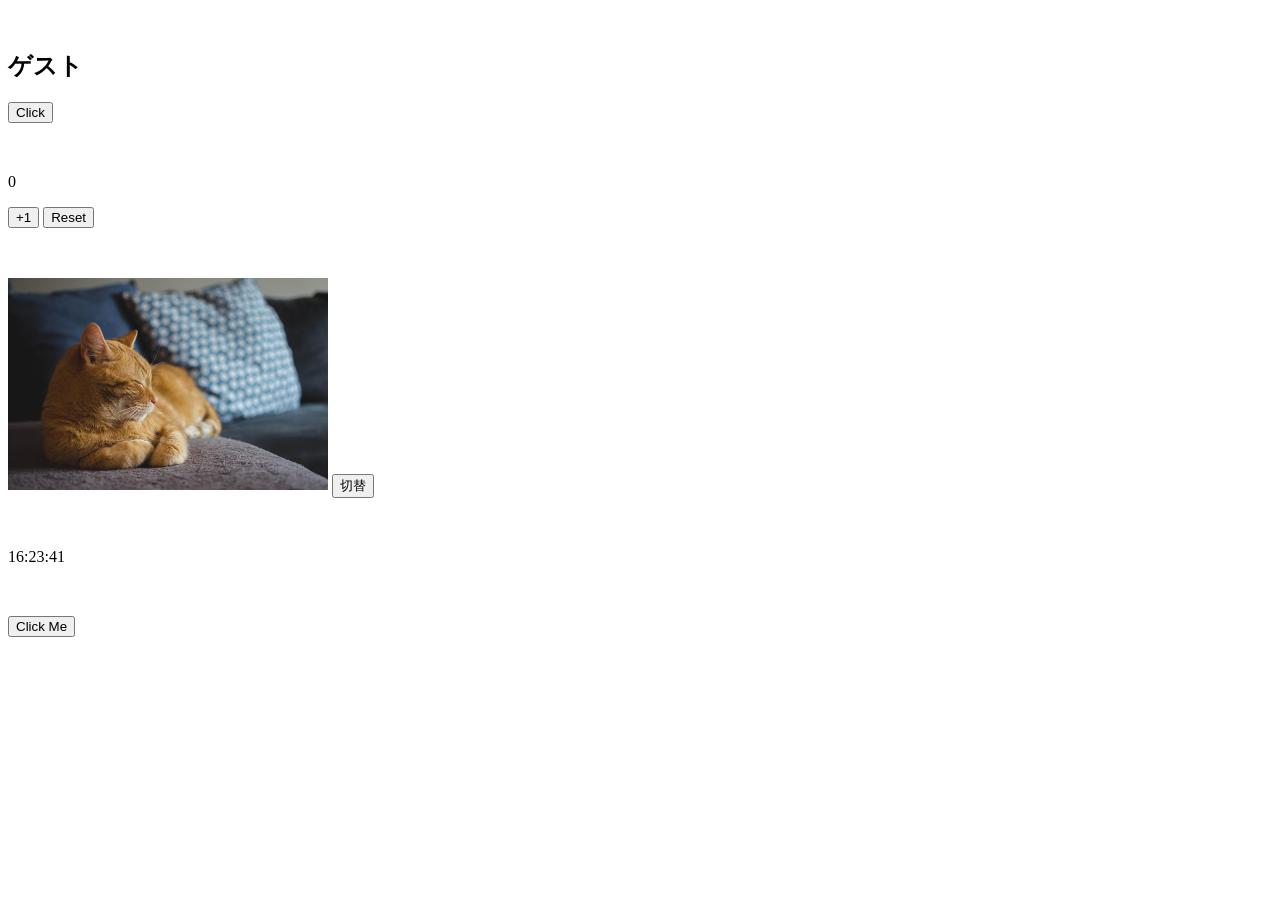
<file: index.html>
<html>

<head>
    <title>My Web Page</title>
    <link rel="stylesheet" href="assets/css/style.css">
</head>

<body>
    <section>
        <h1 id="target">ゲスト</h1>
        <button onclick="sayHello()">Click</button>
    </section>

    <!-- counter section -->
    <section>
        <p id="counter">0</p>
        <button onclick="increment()">+1</button>
        <button onclick="reset()">Reset</button>
    </section>

    <!-- image section -->
    <section>
        <img id="photo" src="assets/images/cat.jpg" width="320">
        <button onclick="changePic()">切替</button>
    </section>

    <!-- timer section -->
    <section>
        <p id="clock">--:--:--</p>
    </section>
<!-- event listener section -->
    <section>
       <button id="btn">Click Me</button>
       <p id="result"></p>
    </section>

    <script src="assets/js/main.js"></script>
    <script src="assets/js/counter.js"></script>
    <script src="assets/js/image.js"></script>
    <script src="assets/js/timer.js"></script>
    <script src="assets/js/eventListener.js"></script>
</body>

</html>
</file>
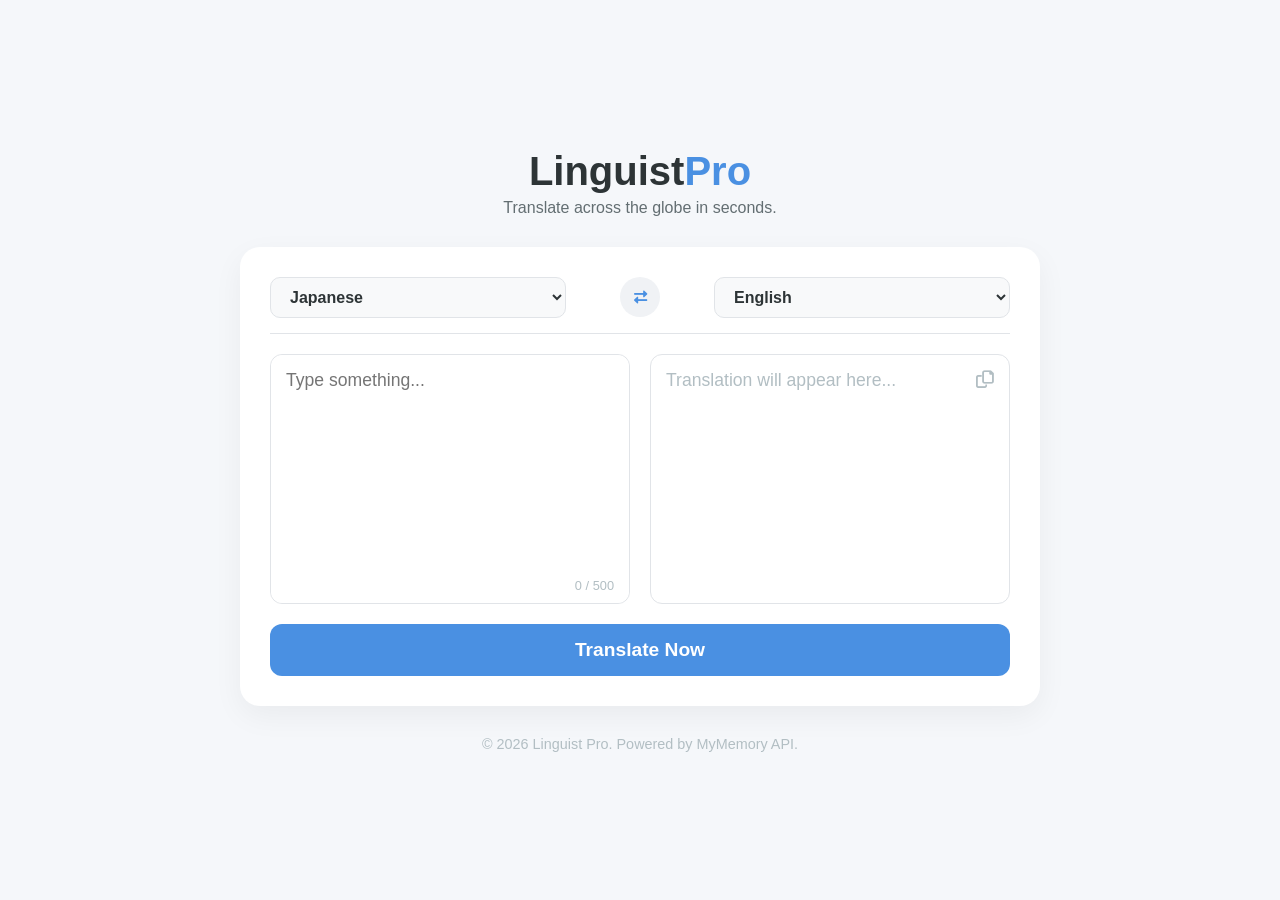
<file: Translate/index.html>
<!DOCTYPE html>
<html lang="en">
<head>
    <meta charset="UTF-8">
    <meta name="viewport" content="width=device-width, initial-scale=1.0">
    <title>Linguist | Multi-Language Translator</title>
    <link rel="stylesheet" href="style.css">
    <link rel="stylesheet" href="https://cdnjs.cloudflare.com/ajax/libs/font-awesome/6.0.0/css/all.min.css">
</head>
<body>
    <div class="container">
        <header>
            <h1>Linguist<span>Pro</span></h1>
            <p>Translate across the globe in seconds.</p>
        </header>

        <div class="translator-box">
            <div class="controls">
                <select id="src-lang-select">
                    <option value="en">English</option>
                    <option value="ja" selected>Japanese</option>
                    <option value="es">Spanish</option>
                    <option value="fr">French</option>
                    <option value="de">German</option>
                    <option value="zh">Chinese</option>
                    <option value="ko">Korean</option>
                    <option value="it">Italian</option>
                    <option value="ru">Russian</option>
                    <option value="pt">Portuguese</option>
                    <option value="ar">Arabic</option>
                    <option value="hi">Hindi</option>
                    <option value="vi">Vietnamese</option>
                    <option value="th">Thai</option>
                </select>

                <button id="swap-btn"><i class="fas fa-exchange-alt"></i></button>

                <select id="tgt-lang-select">
                    <option value="en" selected>English</option>
                    <option value="ja">Japanese</option>
                    <option value="es">Spanish</option>
                    <option value="fr">French</option>
                    <option value="de">German</option>
                    <option value="zh">Chinese</option>
                    <option value="ko">Korean</option>
                    <option value="it">Italian</option>
                    <option value="ru">Russian</option>
                    <option value="pt">Portuguese</option>
                    <option value="ar">Arabic</option>
                    <option value="hi">Hindi</option>
                    <option value="vi">Vietnamese</option>
                    <option value="th">Thai</option>
                </select>
            </div>

            <div class="text-areas">
                <div class="input-container">
                    <textarea id="source-text" placeholder="Type something..."></textarea>
                    <div class="char-count">0 / 500</div>
                </div>
                <div class="output-container">
                    <div id="target-text" class="placeholder">Translation will appear here...</div>
                    <button id="copy-btn" title="Copy to clipboard"><i class="far fa-copy"></i></button>
                </div>
            </div>

            <button id="translate-btn">Translate Now</button>
        </div>

        <footer>
            <p>&copy; 2026 Linguist Pro. Powered by MyMemory API.</p>
        </footer>
    </div>

    <script src="script.js"></script>
</body>
</html>
</file>
<file: assets/css/style.css>
section {
    margin: 50px 0;
}
</file>
<file: Translate/style.css>
:root {
    --primary-color: #4a90e2;
    --bg-color: #f5f7fa;
    --card-bg: #ffffff;
    --text-color: #333333;
    --border-color: #e1e4e8;
}

* {
    margin: 0;
    padding: 0;
    box-sizing: border-box;
    font-family: 'Inter', -apple-system, BlinkMacSystemFont, 'Segoe UI', Roboto, sans-serif;
}

body {
    background-color: var(--bg-color);
    color: var(--text-color);
    display: flex;
    justify-content: center;
    align-items: center;
    min-height: 100vh;
    padding: 20px;
}

.container {
    width: 100%;
    max-width: 800px;
}

header {
    text-align: center;
    margin-bottom: 30px;
}

header h1 {
    font-size: 2.5rem;
    font-weight: 800;
    color: #2d3436;
}

header h1 span {
    color: var(--primary-color);
}

header p {
    color: #636e72;
    margin-top: 5px;
}

.translator-box {
    background: var(--card-bg);
    padding: 30px;
    border-radius: 20px;
    box-shadow: 0 10px 30px rgba(0, 0, 0, 0.05);
}

.controls {
    display: flex;
    justify-content: space-between;
    align-items: center;
    margin-bottom: 20px;
    padding-bottom: 15px;
    border-bottom: 1px solid var(--border-color);
}

select {
    padding: 10px 15px;
    border-radius: 10px;
    border: 1px solid var(--border-color);
    background: #f8f9fa;
    font-size: 1rem;
    font-weight: 600;
    color: #2d3436;
    cursor: pointer;
    outline: none;
    transition: all 0.2s;
    width: 40%;
}

select:focus {
    border-color: var(--primary-color);
    background: #fff;
}

#swap-btn {
    background: #f0f2f5;
    border: none;
    width: 40px;
    height: 40px;
    border-radius: 50%;
    cursor: pointer;
    color: var(--primary-color);
    transition: all 0.2s ease;
}

#swap-btn:hover {
    background: var(--primary-color);
    color: white;
    transform: rotate(180deg);
}

.text-areas {
    display: grid;
    grid-template-columns: 1fr 1fr;
    gap: 20px;
    margin-bottom: 20px;
}

.input-container,
.output-container {
    position: relative;
    height: 250px;
    border: 1px solid var(--border-color);
    border-radius: 12px;
    background: #fff;
    transition: border-color 0.2s;
}

.input-container:focus-within {
    border-color: var(--primary-color);
}

textarea {
    width: 100%;
    height: 100%;
    padding: 15px;
    border: none;
    resize: none;
    border-radius: 12px;
    font-size: 1.1rem;
    outline: none;
    color: var(--text-color);
}

#target-text {
    width: 100%;
    height: 100%;
    padding: 15px;
    font-size: 1.1rem;
    overflow-y: auto;
    white-space: pre-wrap;
}

.placeholder {
    color: #b2bec3;
}

.char-count {
    position: absolute;
    bottom: 10px;
    right: 15px;
    font-size: 0.8rem;
    color: #b2bec3;
}

#copy-btn {
    position: absolute;
    top: 10px;
    right: 10px;
    background: transparent;
    border: none;
    color: #b2bec3;
    cursor: pointer;
    font-size: 1.1rem;
    padding: 5px;
}

#copy-btn:hover {
    color: var(--primary-color);
}

#translate-btn {
    width: 100%;
    padding: 15px;
    background: var(--primary-color);
    color: white;
    border: none;
    border-radius: 12px;
    font-size: 1.2rem;
    font-weight: 600;
    cursor: pointer;
    transition: background 0.2s;
}

#translate-btn:hover {
    background: #357abd;
}

#translate-btn:active {
    transform: scale(0.99);
}

footer {
    text-align: center;
    margin-top: 30px;
    color: #b2bec3;
    font-size: 0.9rem;
}

@media (max-width: 768px) {
    .text-areas {
        grid-template-columns: 1fr;
    }

    .input-container,
    .output-container {
        height: 180px;
    }
}
</file>
